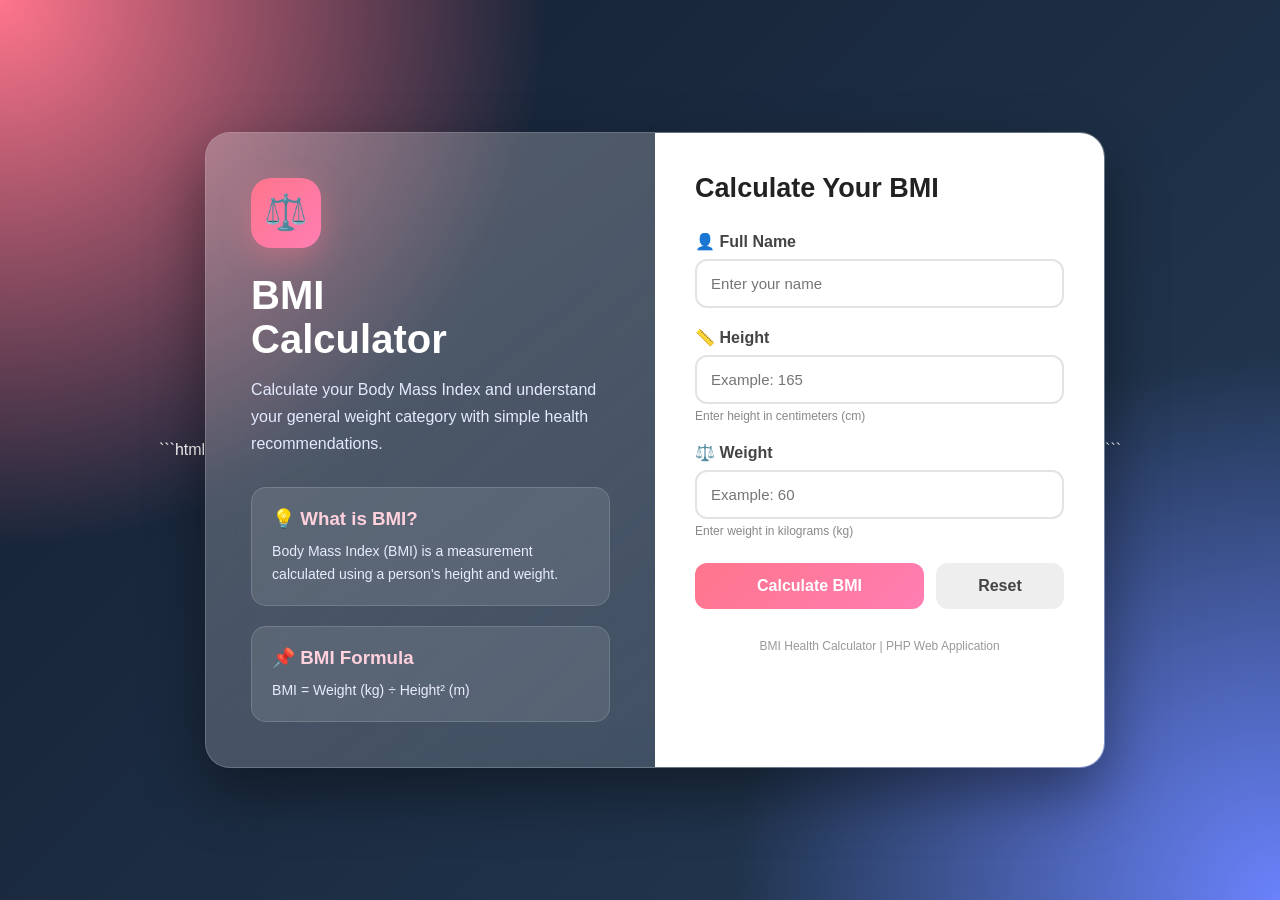
<file: BMI Calculator/index.html>
```html
<!DOCTYPE html>
<html lang="en">
<head>
    <meta charset="UTF-8">
    <meta name="viewport" content="width=device-width, initial-scale=1.0">

    <title>BMI Health Calculator</title>

    <link rel="stylesheet" href="style.css">
</head>

<body>

    <div class="main-container">

        <!-- Left Section -->
        <div class="left-section">

            <div class="logo">
                ⚖️
            </div>

            <h1>BMI<br>Calculator</h1>

            <p class="subtitle">
                Calculate your Body Mass Index and understand
                your general weight category with simple
                health recommendations.
            </p>

            <div class="info-box">
                <h3>💡 What is BMI?</h3>

                <p>
                    Body Mass Index (BMI) is a measurement
                    calculated using a person's height and weight.
                </p>
            </div>

            <div class="info-box">
                <h3>📌 BMI Formula</h3>

                <p>
                    BMI = Weight (kg) ÷ Height² (m)
                </p>
            </div>

        </div>


        <!-- Right Section -->
        <div class="right-section">

            <h2>Calculate Your BMI</h2>

            <form action="calculate.php" method="POST">

                <div class="input-group">

                    <label for="name">
                        👤 Full Name
                    </label>

                    <input
                        type="text"
                        id="name"
                        name="name"
                        placeholder="Enter your name"
                        required
                    >

                </div>


                <div class="input-group">

                    <label for="height">
                        📏 Height
                    </label>

                    <input
                        type="number"
                        id="height"
                        name="height"
                        placeholder="Example: 165"
                        step="0.1"
                        min="1"
                        required
                    >

                    <small>
                        Enter height in centimeters (cm)
                    </small>

                </div>


                <div class="input-group">

                    <label for="weight">
                        ⚖️ Weight
                    </label>

                    <input
                        type="number"
                        id="weight"
                        name="weight"
                        placeholder="Example: 60"
                        step="0.1"
                        min="1"
                        required
                    >

                    <small>
                        Enter weight in kilograms (kg)
                    </small>

                </div>


                <div class="button-group">

                    <button type="submit">
                        Calculate BMI
                    </button>

                    <button type="reset" class="reset-btn">
                        Reset
                    </button>

                </div>

            </form>


            <div class="footer">
                BMI Health Calculator | PHP Web Application
            </div>

        </div>

    </div>

</body>
</html>
```
</file>
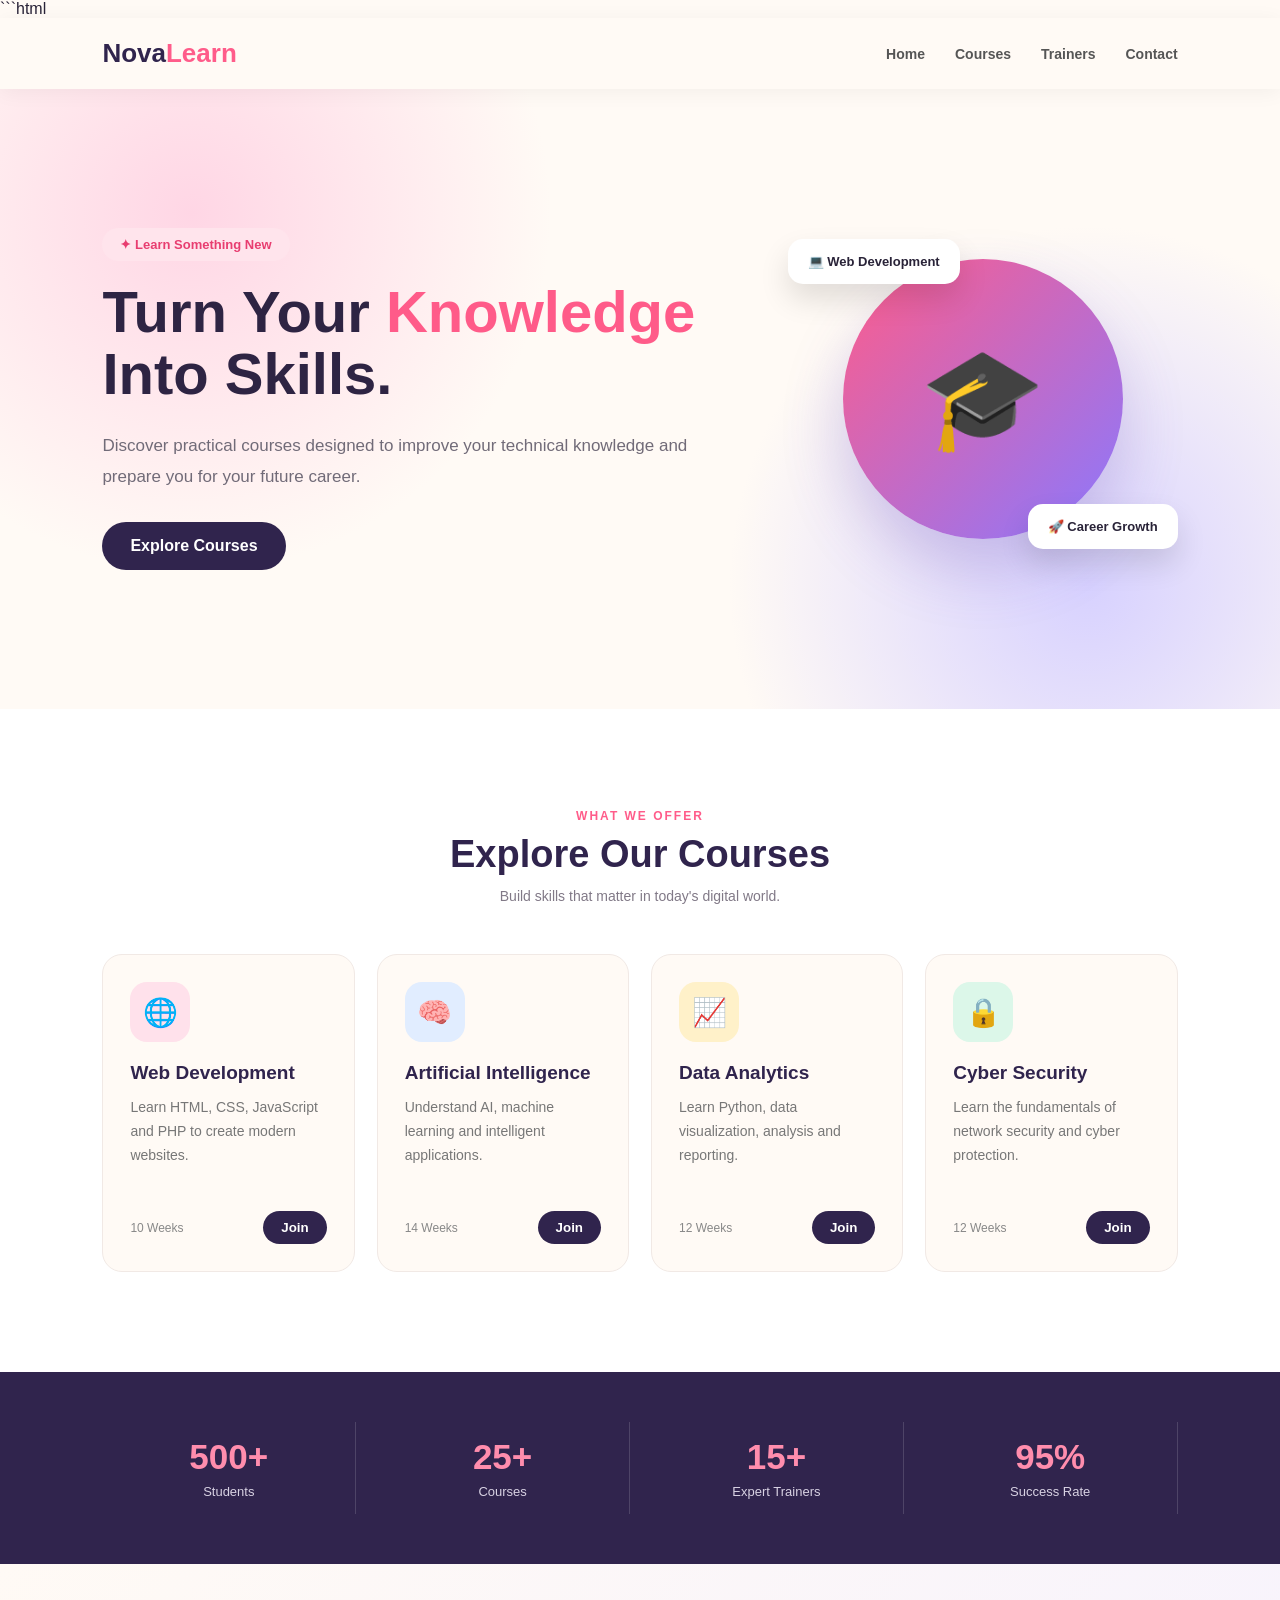
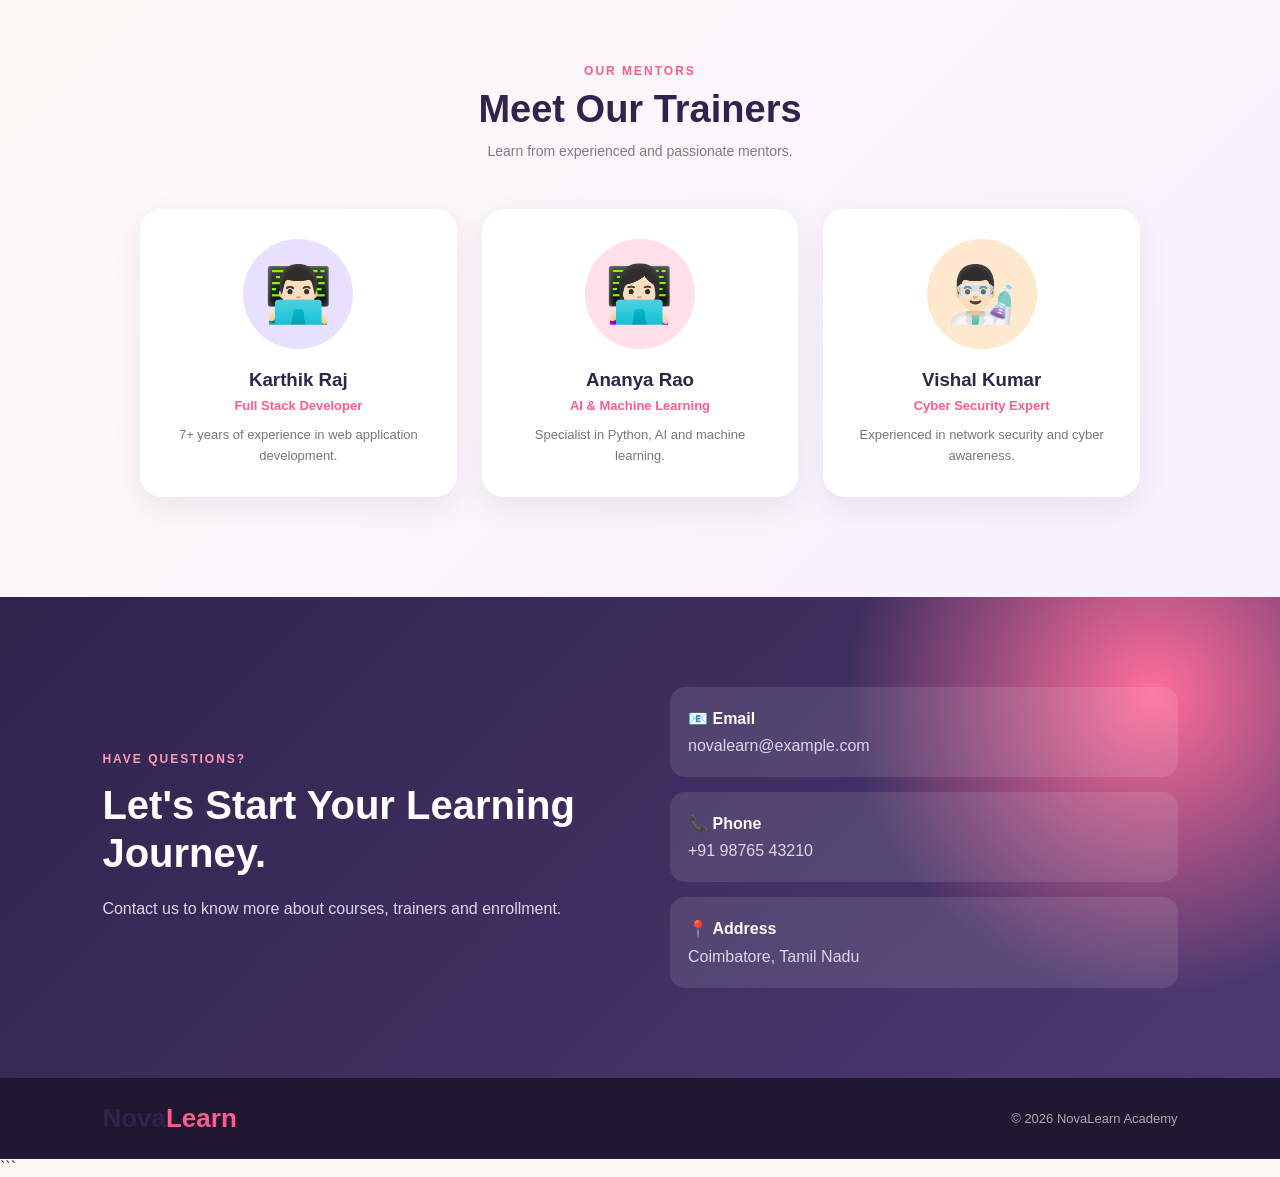
<file: Course Information Webpage/index.html>
```html
<!DOCTYPE html>
<html lang="en">

<head>
    <meta charset="UTF-8">

    <meta name="viewport"
          content="width=device-width, initial-scale=1.0">

    <title>NovaLearn Academy</title>

    <link rel="stylesheet"
          href="style.css">
</head>

<body>

    <!-- Navigation -->

    <nav class="navbar">

        <div class="brand">
            Nova<span>Learn</span>
        </div>

        <div class="menu">

            <a href="#home">Home</a>

            <a href="#courses">Courses</a>

            <a href="#trainers">Trainers</a>

            <a href="#contact">Contact</a>

        </div>

    </nav>


    <!-- Hero Section -->

    <section id="home" class="hero">

        <div class="hero-text">

            <div class="badge">
                ✦ Learn Something New
            </div>

            <h1>
                Turn Your
                <span>Knowledge</span>
                Into Skills.
            </h1>

            <p>
                Discover practical courses designed to
                improve your technical knowledge and
                prepare you for your future career.
            </p>

            <a href="#courses"
               class="main-button">
                Explore Courses
            </a>

        </div>


        <div class="hero-visual">

            <div class="floating-card card-one">
                💻 Web Development
            </div>

            <div class="big-circle">
                🎓
            </div>

            <div class="floating-card card-two">
                🚀 Career Growth
            </div>

        </div>

    </section>


    <!-- Courses -->

    <section id="courses"
             class="courses-section">

        <div class="title">

            <p>WHAT WE OFFER</p>

            <h2>Explore Our Courses</h2>

            <span>
                Build skills that matter in today's digital world.
            </span>

        </div>


        <div class="course-grid">


            <!-- Course 1 -->

            <div class="course">

                <div class="icon pink">
                    🌐
                </div>

                <h3>
                    Web Development
                </h3>

                <p>
                    Learn HTML, CSS, JavaScript and
                    PHP to create modern websites.
                </p>

                <div class="course-bottom">

                    <span>
                        10 Weeks
                    </span>

                    <button
                        onclick="courseAlert('Web Development')">
                        Join
                    </button>

                </div>

            </div>


            <!-- Course 2 -->

            <div class="course">

                <div class="icon blue">
                    🧠
                </div>

                <h3>
                    Artificial Intelligence
                </h3>

                <p>
                    Understand AI, machine learning
                    and intelligent applications.
                </p>

                <div class="course-bottom">

                    <span>
                        14 Weeks
                    </span>

                    <button
                        onclick="courseAlert('Artificial Intelligence')">
                        Join
                    </button>

                </div>

            </div>


            <!-- Course 3 -->

            <div class="course">

                <div class="icon yellow">
                    📈
                </div>

                <h3>
                    Data Analytics
                </h3>

                <p>
                    Learn Python, data visualization,
                    analysis and reporting.
                </p>

                <div class="course-bottom">

                    <span>
                        12 Weeks
                    </span>

                    <button
                        onclick="courseAlert('Data Analytics')">
                        Join
                    </button>

                </div>

            </div>


            <!-- Course 4 -->

            <div class="course">

                <div class="icon green">
                    🔒
                </div>

                <h3>
                    Cyber Security
                </h3>

                <p>
                    Learn the fundamentals of network
                    security and cyber protection.
                </p>

                <div class="course-bottom">

                    <span>
                        12 Weeks
                    </span>

                    <button
                        onclick="courseAlert('Cyber Security')">
                        Join
                    </button>

                </div>

            </div>

        </div>

    </section>


    <!-- Statistics -->

    <section class="stats">

        <div>
            <strong>500+</strong>
            <span>Students</span>
        </div>

        <div>
            <strong>25+</strong>
            <span>Courses</span>
        </div>

        <div>
            <strong>15+</strong>
            <span>Expert Trainers</span>
        </div>

        <div>
            <strong>95%</strong>
            <span>Success Rate</span>
        </div>

    </section>


    <!-- Trainers -->

    <section id="trainers"
             class="trainer-section">

        <div class="title">

            <p>OUR MENTORS</p>

            <h2>Meet Our Trainers</h2>

            <span>
                Learn from experienced and passionate mentors.
            </span>

        </div>


        <div class="trainer-grid">


            <div class="trainer">

                <div class="trainer-image purple-bg">
                    👨🏻‍💻
                </div>

                <h3>
                    Karthik Raj
                </h3>

                <p class="position">
                    Full Stack Developer
                </p>

                <p>
                    7+ years of experience in
                    web application development.
                </p>

            </div>


            <div class="trainer">

                <div class="trainer-image pink-bg">
                    👩🏻‍💻
                </div>

                <h3>
                    Ananya Rao
                </h3>

                <p class="position">
                    AI & Machine Learning
                </p>

                <p>
                    Specialist in Python,
                    AI and machine learning.
                </p>

            </div>


            <div class="trainer">

                <div class="trainer-image orange-bg">
                    👨🏻‍🔬
                </div>

                <h3>
                    Vishal Kumar
                </h3>

                <p class="position">
                    Cyber Security Expert
                </p>

                <p>
                    Experienced in network security
                    and cyber awareness.
                </p>

            </div>

        </div>

    </section>


    <!-- Contact -->

    <section id="contact"
             class="contact">

        <div class="contact-box">

            <div>

                <p class="contact-small">
                    HAVE QUESTIONS?
                </p>

                <h2>
                    Let's Start Your
                    Learning Journey.
                </h2>

                <p>
                    Contact us to know more about
                    courses, trainers and enrollment.
                </p>

            </div>


            <div class="contact-info">

                <p>
                    📧
                    <strong>Email</strong>
                    <br>
                    novalearn@example.com
                </p>

                <p>
                    📞
                    <strong>Phone</strong>
                    <br>
                    +91 98765 43210
                </p>

                <p>
                    📍
                    <strong>Address</strong>
                    <br>
                    Coimbatore, Tamil Nadu
                </p>

            </div>

        </div>

    </section>


    <!-- Footer -->

    <footer>

        <div class="brand">
            Nova<span>Learn</span>
        </div>

        <p>
            © 2026 NovaLearn Academy
        </p>

    </footer>


    <script src="script.js"></script>

</body>

</html>
```
</file>
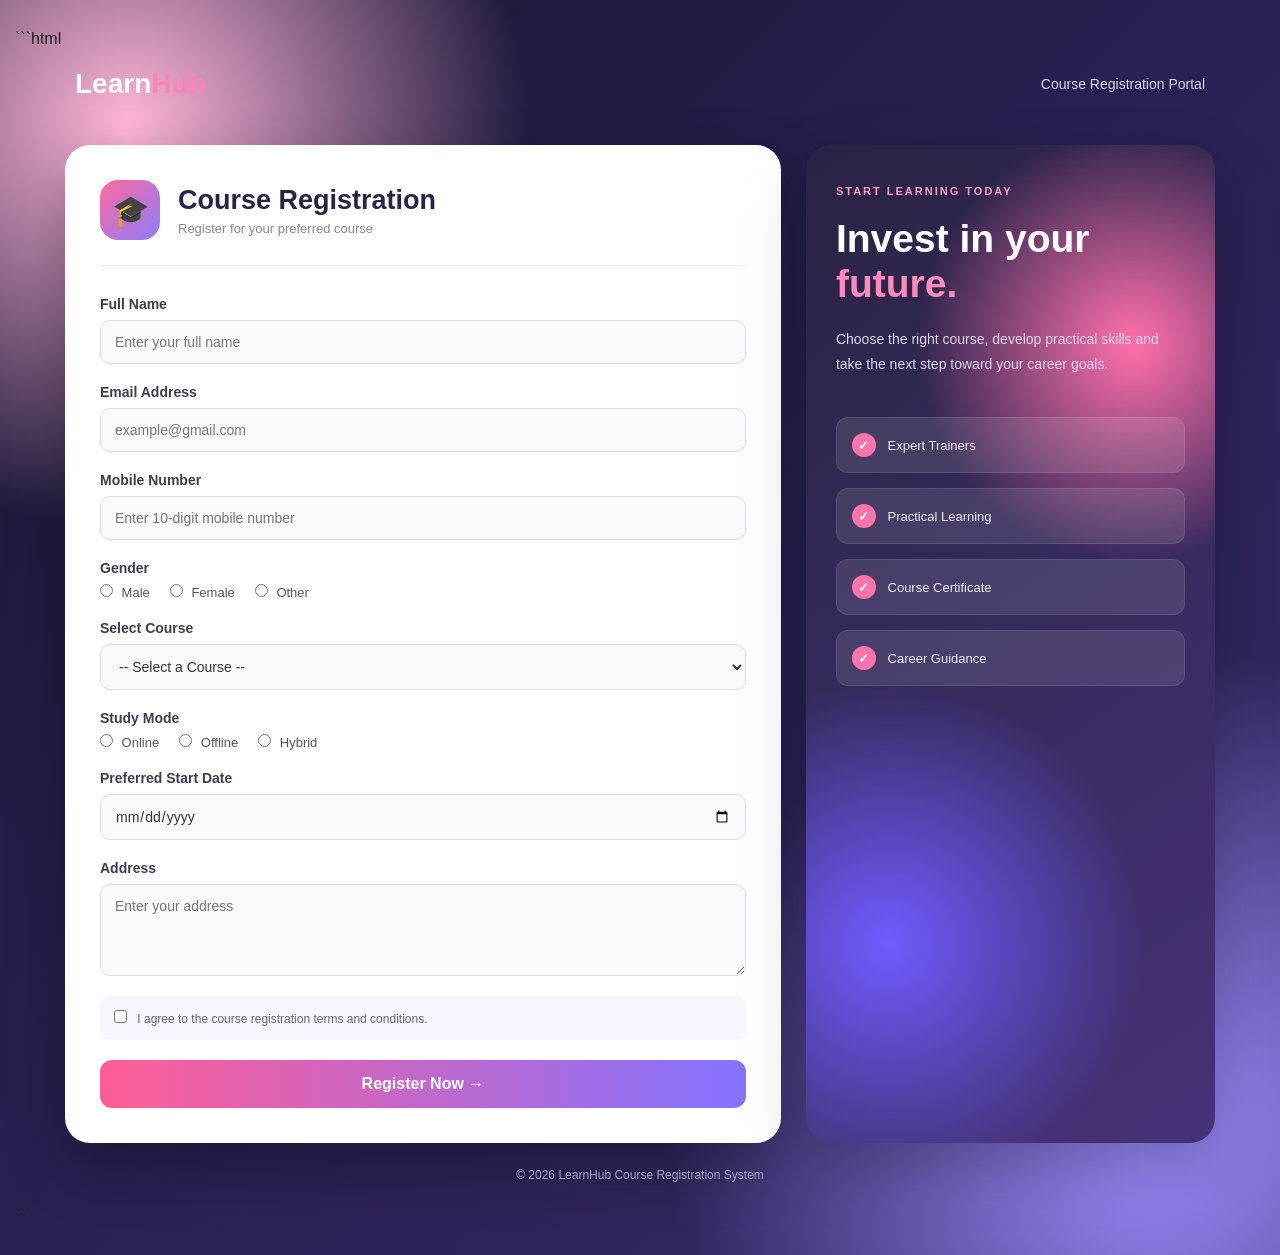
<file: Course Registration System/index.html>
```html
<!DOCTYPE html>
<html lang="en">

<head>

    <meta charset="UTF-8">

    <meta name="viewport"
          content="width=device-width, initial-scale=1.0">

    <title>Course Registration</title>

    <link rel="stylesheet"
          href="style.css">

</head>

<body>

    <div class="page">

        <!-- Header -->

        <header>

            <div class="logo">
                Learn<span>Hub</span>
            </div>

            <p>
                Course Registration Portal
            </p>

        </header>


        <!-- Registration Form -->

        <main>

            <div class="form-card">

                <div class="form-title">

                    <div class="icon">
                        🎓
                    </div>

                    <div>
                        <h1>
                            Course Registration
                        </h1>

                        <p>
                            Register for your preferred course
                        </p>
                    </div>

                </div>


                <form action="register.php"
                      method="POST">


                    <!-- Student Name -->

                    <div class="input-group">

                        <label for="name">
                            Full Name
                        </label>

                        <input
                            type="text"
                            id="name"
                            name="name"
                            placeholder="Enter your full name"
                            required
                        >

                    </div>


                    <!-- Email -->

                    <div class="input-group">

                        <label for="email">
                            Email Address
                        </label>

                        <input
                            type="email"
                            id="email"
                            name="email"
                            placeholder="example@gmail.com"
                            required
                        >

                    </div>


                    <!-- Phone -->

                    <div class="input-group">

                        <label for="phone">
                            Mobile Number
                        </label>

                        <input
                            type="tel"
                            id="phone"
                            name="phone"
                            placeholder="Enter 10-digit mobile number"
                            pattern="[0-9]{10}"
                            required
                        >

                    </div>


                    <!-- Gender -->

                    <div class="input-group">

                        <label>
                            Gender
                        </label>

                        <div class="radio-group">

                            <label>
                                <input
                                    type="radio"
                                    name="gender"
                                    value="Male"
                                    required
                                >
                                Male
                            </label>

                            <label>
                                <input
                                    type="radio"
                                    name="gender"
                                    value="Female"
                                >
                                Female
                            </label>

                            <label>
                                <input
                                    type="radio"
                                    name="gender"
                                    value="Other"
                                >
                                Other
                            </label>

                        </div>

                    </div>


                    <!-- Course -->

                    <div class="input-group">

                        <label for="course">
                            Select Course
                        </label>

                        <select
                            id="course"
                            name="course"
                            required
                        >

                            <option value="">
                                -- Select a Course --
                            </option>

                            <option value="Full Stack Web Development">
                                Full Stack Web Development
                            </option>

                            <option value="Artificial Intelligence">
                                Artificial Intelligence
                            </option>

                            <option value="Data Science">
                                Data Science
                            </option>

                            <option value="Cyber Security">
                                Cyber Security
                            </option>

                            <option value="Cloud Computing">
                                Cloud Computing
                            </option>

                        </select>

                    </div>


                    <!-- Study Mode -->

                    <div class="input-group">

                        <label>
                            Study Mode
                        </label>

                        <div class="radio-group">

                            <label>
                                <input
                                    type="radio"
                                    name="mode"
                                    value="Online"
                                    required
                                >
                                Online
                            </label>

                            <label>
                                <input
                                    type="radio"
                                    name="mode"
                                    value="Offline"
                                >
                                Offline
                            </label>

                            <label>
                                <input
                                    type="radio"
                                    name="mode"
                                    value="Hybrid"
                                >
                                Hybrid
                            </label>

                        </div>

                    </div>


                    <!-- Date -->

                    <div class="input-group">

                        <label for="date">
                            Preferred Start Date
                        </label>

                        <input
                            type="date"
                            id="date"
                            name="date"
                            required
                        >

                    </div>


                    <!-- Address -->

                    <div class="input-group">

                        <label for="address">
                            Address
                        </label>

                        <textarea
                            id="address"
                            name="address"
                            rows="4"
                            placeholder="Enter your address"
                            required
                        ></textarea>

                    </div>


                    <!-- Terms -->

                    <div class="terms">

                        <label>

                            <input
                                type="checkbox"
                                name="terms"
                                value="Accepted"
                                required
                            >

                            I agree to the course registration
                            terms and conditions.

                        </label>

                    </div>


                    <!-- Submit -->

                    <button type="submit"
                            class="register-btn">

                        Register Now →

                    </button>

                </form>

            </div>


            <!-- Information Card -->

            <div class="info-card">

                <div class="info-content">

                    <span class="small-heading">
                        START LEARNING TODAY
                    </span>

                    <h2>
                        Invest in your
                        <span>future.</span>
                    </h2>

                    <p>
                        Choose the right course, develop
                        practical skills and take the next
                        step toward your career goals.
                    </p>

                </div>


                <div class="benefits">

                    <div>
                        <strong>✓</strong>
                        Expert Trainers
                    </div>

                    <div>
                        <strong>✓</strong>
                        Practical Learning
                    </div>

                    <div>
                        <strong>✓</strong>
                        Course Certificate
                    </div>

                    <div>
                        <strong>✓</strong>
                        Career Guidance
                    </div>

                </div>

            </div>

        </main>


        <footer>

            © 2026 LearnHub Course Registration System

        </footer>

    </div>

</body>

</html>
```
</file>
<file: BMI Calculator/style.css>
* {
    margin: 0;
    padding: 0;
    box-sizing: border-box;
    font-family: "Segoe UI", Arial, sans-serif;
}

body {
    min-height: 100vh;

    display: flex;
    justify-content: center;
    align-items: center;

    padding: 30px;

    /* Stylish different background */
    background:
        radial-gradient(
            circle at top left,
            #ff758c,
            transparent 35%
        ),
        radial-gradient(
            circle at bottom right,
            #6a82fb,
            transparent 35%
        ),
        linear-gradient(
            135deg,
            #141e30,
            #243b55
        );

    color: white;
}


/* Main Container */

.main-container {
    width: 900px;
    max-width: 100%;

    display: grid;
    grid-template-columns: 1fr 1fr;

    background: rgba(255, 255, 255, 0.12);

    backdrop-filter: blur(20px);

    border: 1px solid rgba(255, 255, 255, 0.25);

    border-radius: 25px;

    overflow: hidden;

    box-shadow:
        0 25px 60px rgba(0, 0, 0, 0.4);
}


/* LEFT SECTION */

.left-section {
    padding: 45px;

    background:
        linear-gradient(
            145deg,
            rgba(255, 255, 255, 0.16),
            rgba(255, 255, 255, 0.04)
        );
}

.logo {
    width: 70px;
    height: 70px;

    display: flex;
    justify-content: center;
    align-items: center;

    background: linear-gradient(
        135deg,
        #ff758c,
        #ff7eb3
    );

    border-radius: 20px;

    font-size: 35px;

    margin-bottom: 25px;

    box-shadow:
        0 10px 30px rgba(255, 117, 140, 0.4);
}

.left-section h1 {
    font-size: 40px;

    line-height: 1.1;

    margin-bottom: 15px;
}

.subtitle {
    color: #e4eaff;

    line-height: 1.7;

    margin-bottom: 30px;
}


/* INFORMATION BOX */

.info-box {
    padding: 20px;

    margin-top: 20px;

    border-radius: 15px;

    background: rgba(255, 255, 255, 0.1);

    border: 1px solid rgba(255, 255, 255, 0.15);
}

.info-box h3 {
    color: #ffd1dc;

    margin-bottom: 10px;
}

.info-box p {
    color: #e8ecff;

    line-height: 1.6;

    font-size: 14px;
}


/* RIGHT SECTION */

.right-section {
    padding: 40px;

    background: white;

    color: #222;
}

.right-section h2 {
    font-size: 27px;

    margin-bottom: 28px;

    color: #222;
}


/* INPUT */

.input-group {
    margin-bottom: 20px;
}

.input-group label {
    display: block;

    font-weight: 600;

    margin-bottom: 8px;

    color: #444;
}

.input-group input {
    width: 100%;

    padding: 14px;

    border: 2px solid #e3e3e3;

    border-radius: 12px;

    font-size: 15px;

    outline: none;

    transition: 0.3s;
}

.input-group input:focus {
    border-color: #ff758c;

    box-shadow:
        0 0 0 4px rgba(255, 117, 140, 0.12);
}

.input-group small {
    display: block;

    margin-top: 5px;

    color: #888;

    font-size: 12px;
}


/* BUTTONS */

.button-group {
    display: flex;

    gap: 12px;

    margin-top: 25px;
}

.button-group button {
    flex: 1;

    padding: 14px;

    border: none;

    border-radius: 12px;

    background:
        linear-gradient(
            135deg,
            #ff758c,
            #ff7eb3
        );

    color: white;

    font-size: 16px;

    font-weight: bold;

    cursor: pointer;

    transition: 0.3s;
}

.button-group button:hover {
    transform: translateY(-3px);

    box-shadow:
        0 10px 25px rgba(255, 117, 140, 0.35);
}

.button-group .reset-btn {
    flex: 0.5;

    background: #eeeeee;

    color: #444;
}

.button-group .reset-btn:hover {
    background: #dddddd;

    box-shadow: none;
}


/* FOOTER */

.footer {
    text-align: center;

    margin-top: 30px;

    color: #999;

    font-size: 12px;
}


/* MOBILE RESPONSIVE */

@media (max-width: 750px) {

    .main-container {
        grid-template-columns: 1fr;
    }

    .left-section {
        padding: 30px;
    }

    .right-section {
        padding: 30px;
    }

    .left-section h1 {
        font-size: 32px;
    }
}

@media (max-width: 450px) {

    .button-group {
        flex-direction: column;
    }

    .button-group .reset-btn {
        flex: 1;
    }
}
</file>
<file: Course Information Webpage/style.css>
* {
    margin: 0;
    padding: 0;
    box-sizing: border-box;

    font-family:
        Arial,
        Helvetica,
        sans-serif;
}

html {
    scroll-behavior: smooth;
}

body {
    background: #fffaf5;
    color: #292338;
}


/* =========================
   NAVIGATION
========================= */

.navbar {

    width: 100%;

    padding: 20px 8%;

    display: flex;

    justify-content: space-between;

    align-items: center;

    background: #fffaf5;

    position: sticky;

    top: 0;

    z-index: 1000;

    box-shadow:
        0 3px 20px rgba(0,0,0,0.05);
}

.brand {

    font-size: 26px;

    font-weight: 800;

    color: #30244d;
}

.brand span {
    color: #ff5c8a;
}

.menu {

    display: flex;

    gap: 30px;
}

.menu a {

    text-decoration: none;

    color: #555;

    font-size: 14px;

    font-weight: 600;

    transition: 0.3s;
}

.menu a:hover {
    color: #ff5c8a;
}


/* =========================
   HERO
========================= */

.hero {

    min-height: 620px;

    padding: 80px 8%;

    display: flex;

    justify-content: space-between;

    align-items: center;

    gap: 60px;

    background:

        radial-gradient(
            circle at 15% 20%,
            #ffd6e5,
            transparent 30%
        ),

        radial-gradient(
            circle at 85% 80%,
            #d7d1ff,
            transparent 30%
        ),

        #fffaf5;
}

.hero-text {

    max-width: 600px;
}

.badge {

    display: inline-block;

    padding: 9px 18px;

    border-radius: 30px;

    background: #ffe4ec;

    color: #e83d70;

    font-size: 13px;

    font-weight: bold;

    margin-bottom: 20px;
}

.hero h1 {

    font-size: 58px;

    line-height: 1.08;

    color: #2e2443;

    margin-bottom: 25px;
}

.hero h1 span {

    color: #ff5b89;
}

.hero-text > p {

    font-size: 17px;

    line-height: 1.8;

    color: #716b78;

    margin-bottom: 30px;
}

.main-button {

    display: inline-block;

    padding: 15px 28px;

    background: #30244d;

    color: white;

    text-decoration: none;

    border-radius: 30px;

    font-weight: bold;

    transition: 0.3s;
}

.main-button:hover {

    background: #ff5c8a;

    transform: translateY(-3px);
}


/* HERO VISUAL */

.hero-visual {

    width: 390px;

    height: 390px;

    position: relative;

    display: flex;

    justify-content: center;

    align-items: center;
}

.big-circle {

    width: 280px;

    height: 280px;

    display: flex;

    justify-content: center;

    align-items: center;

    border-radius: 50%;

    font-size: 100px;

    background:

        linear-gradient(
            135deg,
            #ff5c8a,
            #8a78ff
        );

    box-shadow:
        0 30px 60px rgba(109,76,180,0.25);
}

.floating-card {

    position: absolute;

    padding: 15px 20px;

    background: white;

    border-radius: 15px;

    box-shadow:
        0 15px 30px rgba(0,0,0,0.12);

    font-size: 13px;

    font-weight: bold;
}

.card-one {

    top: 35px;

    left: 0;
}

.card-two {

    right: 0;

    bottom: 45px;
}


/* =========================
   TITLE
========================= */

.title {

    text-align: center;

    margin-bottom: 50px;
}

.title p {

    color: #ff5c8a;

    font-size: 12px;

    font-weight: bold;

    letter-spacing: 2px;

    margin-bottom: 10px;
}

.title h2 {

    font-size: 38px;

    color: #30244d;

    margin-bottom: 12px;
}

.title span {

    color: #817987;

    font-size: 14px;
}


/* =========================
   COURSES
========================= */

.courses-section {

    padding: 100px 8%;

    background: white;
}

.course-grid {

    max-width: 1150px;

    margin: auto;

    display: grid;

    grid-template-columns:
        repeat(4, 1fr);

    gap: 22px;
}

.course {

    padding: 27px;

    background: #fffaf5;

    border-radius: 20px;

    border: 1px solid #f1e9e5;

    transition: 0.3s;
}

.course:hover {

    transform: translateY(-8px);

    box-shadow:
        0 20px 40px rgba(45,30,70,0.1);
}

.icon {

    width: 60px;

    height: 60px;

    border-radius: 17px;

    display: flex;

    justify-content: center;

    align-items: center;

    font-size: 28px;

    margin-bottom: 20px;
}

.pink {
    background: #ffe1eb;
}

.blue {
    background: #e1edff;
}

.yellow {
    background: #fff1c9;
}

.green {
    background: #dcf7e9;
}

.course h3 {

    font-size: 19px;

    margin-bottom: 12px;

    color: #30244d;
}

.course > p {

    color: #777;

    font-size: 14px;

    line-height: 1.7;

    min-height: 95px;
}

.course-bottom {

    display: flex;

    justify-content: space-between;

    align-items: center;

    margin-top: 20px;
}

.course-bottom span {

    font-size: 12px;

    color: #888;
}

.course-bottom button {

    border: none;

    background: #30244d;

    color: white;

    padding: 9px 18px;

    border-radius: 20px;

    cursor: pointer;

    font-weight: bold;
}

.course-bottom button:hover {

    background: #ff5c8a;
}


/* =========================
   STATISTICS
========================= */

.stats {

    padding: 50px 8%;

    display: grid;

    grid-template-columns:
        repeat(4, 1fr);

    gap: 20px;

    background: #30244d;

    color: white;

    text-align: center;
}

.stats div {

    padding: 15px;

    border-right:
        1px solid rgba(255,255,255,0.15);
}

.stats strong {

    display: block;

    font-size: 35px;

    color: #ff8dad;

    margin-bottom: 7px;
}

.stats span {

    color: #d8d2e3;

    font-size: 13px;
}


/* =========================
   TRAINERS
========================= */

.trainer-section {

    padding: 100px 8%;

    background:

        linear-gradient(
            135deg,
            #fffaf5,
            #f5f1ff
        );
}

.trainer-grid {

    max-width: 1000px;

    margin: auto;

    display: grid;

    grid-template-columns:
        repeat(3, 1fr);

    gap: 25px;
}

.trainer {

    background: white;

    padding: 30px;

    border-radius: 22px;

    text-align: center;

    box-shadow:
        0 10px 30px rgba(50,40,70,0.08);

    transition: 0.3s;
}

.trainer:hover {

    transform: translateY(-7px);
}

.trainer-image {

    width: 110px;

    height: 110px;

    margin: auto auto 20px;

    border-radius: 50%;

    display: flex;

    justify-content: center;

    align-items: center;

    font-size: 55px;
}

.purple-bg {
    background: #e7e0ff;
}

.pink-bg {
    background: #ffe0ea;
}

.orange-bg {
    background: #ffe9ce;
}

.trainer h3 {

    color: #30244d;

    margin-bottom: 7px;
}

.position {

    color: #ff5c8a;

    font-size: 13px;

    font-weight: bold;

    margin-bottom: 12px;
}

.trainer > p:last-child {

    color: #777;

    font-size: 13px;

    line-height: 1.6;
}


/* =========================
   CONTACT
========================= */

.contact {

    padding: 90px 8%;

    background:

        radial-gradient(
            circle at 90% 20%,
            #ff6d9a,
            transparent 25%
        ),

        linear-gradient(
            135deg,
            #30244d,
            #4c3972
        );

    color: white;
}

.contact-box {

    max-width: 1100px;

    margin: auto;

    display: grid;

    grid-template-columns: 1fr 1fr;

    gap: 60px;

    align-items: center;
}

.contact-small {

    color: #ff9ab5;

    font-weight: bold;

    letter-spacing: 2px;

    font-size: 12px;

    margin-bottom: 15px;
}

.contact h2 {

    font-size: 40px;

    line-height: 1.2;

    margin-bottom: 18px;
}

.contact-box > div > p:last-child {

    color: #ddd6e8;

    line-height: 1.7;
}

.contact-info {

    display: grid;

    gap: 15px;
}

.contact-info p {

    padding: 18px;

    border-radius: 15px;

    background:
        rgba(255,255,255,0.1);

    color: #ddd6e8;

    line-height: 1.7;
}

.contact-info strong {

    color: white;
}


/* =========================
   FOOTER
========================= */

footer {

    padding: 25px 8%;

    background: #201832;

    color: #aaa;

    display: flex;

    justify-content: space-between;

    align-items: center;

    font-size: 13px;
}


/* =========================
   RESPONSIVE
========================= */

@media (max-width: 1000px) {

    .course-grid {

        grid-template-columns:
            repeat(2, 1fr);
    }

    .hero h1 {

        font-size: 46px;
    }
}

@media (max-width: 750px) {

    .navbar {

        flex-direction: column;

        gap: 15px;
    }

    .menu {

        gap: 15px;

        flex-wrap: wrap;

        justify-content: center;
    }

    .hero {

        flex-direction: column;

        text-align: center;
    }

    .hero-visual {

        width: 100%;

        max-width: 390px;
    }

    .trainer-grid {

        grid-template-columns: 1fr;
    }

    .contact-box {

        grid-template-columns: 1fr;
    }

    .stats {

        grid-template-columns:
            repeat(2, 1fr);
    }

    footer {

        flex-direction: column;

        gap: 10px;
    }
}

@media (max-width: 500px) {

    .course-grid {

        grid-template-columns: 1fr;
    }

    .hero h1 {

        font-size: 38px;
    }

    .big-circle {

        width: 220px;

        height: 220px;

        font-size: 75px;
    }

    .hero-visual {

        height: 300px;
    }

    .stats {

        grid-template-columns: 1fr;
    }
}
</file>
<file: Course Registration System/style.css>
* {
    margin: 0;
    padding: 0;
    box-sizing: border-box;

    font-family:
        "Segoe UI",
        Arial,
        sans-serif;
}

body {

    min-height: 100vh;

    background:

        radial-gradient(
            circle at 10% 10%,
            #ffb6d9,
            transparent 25%
        ),

        radial-gradient(
            circle at 90% 90%,
            #9c8cff,
            transparent 30%
        ),

        linear-gradient(
            135deg,
            #18152f,
            #282153,
            #3b2865
        );

    color: #222;

    padding: 30px 15px;
}


/* =========================
   PAGE
========================= */

.page {

    max-width: 1150px;

    margin: auto;
}


/* =========================
   HEADER
========================= */

header {

    display: flex;

    justify-content: space-between;

    align-items: center;

    color: white;

    padding: 20px 10px;

    margin-bottom: 25px;
}

.logo {

    font-size: 28px;

    font-weight: 800;
}

.logo span {

    color: #ff83b8;
}

header p {

    color: #d9d5e9;

    font-size: 14px;
}


/* =========================
   MAIN
========================= */

main {

    display: grid;

    grid-template-columns:
        1.4fr 0.8fr;

    gap: 25px;

    align-items: stretch;
}


/* =========================
   FORM CARD
========================= */

.form-card {

    background: white;

    border-radius: 25px;

    padding: 35px;

    box-shadow:
        0 25px 60px rgba(0,0,0,0.3);
}


/* FORM TITLE */

.form-title {

    display: flex;

    align-items: center;

    gap: 18px;

    margin-bottom: 30px;

    padding-bottom: 25px;

    border-bottom:
        1px solid #eeeeee;
}

.icon {

    width: 60px;

    height: 60px;

    display: flex;

    align-items: center;

    justify-content: center;

    border-radius: 18px;

    background:
        linear-gradient(
            135deg,
            #ff6b9d,
            #8b7cff
        );

    font-size: 30px;
}

.form-title h1 {

    color: #292344;

    font-size: 27px;

    margin-bottom: 5px;
}

.form-title p {

    color: #888;

    font-size: 13px;
}


/* =========================
   INPUTS
========================= */

.input-group {

    margin-bottom: 20px;
}

.input-group > label {

    display: block;

    color: #403b4f;

    font-size: 14px;

    font-weight: 600;

    margin-bottom: 8px;
}

.input-group input[type="text"],
.input-group input[type="email"],
.input-group input[type="tel"],
.input-group input[type="date"],
.input-group select,
.input-group textarea {

    width: 100%;

    padding: 13px 14px;

    border: 1.5px solid #dedce5;

    border-radius: 10px;

    outline: none;

    font-size: 14px;

    color: #333;

    background: #fafafd;

    transition: 0.3s;
}

.input-group input:focus,
.input-group select:focus,
.input-group textarea:focus {

    border-color: #8b7cff;

    background: white;

    box-shadow:
        0 0 0 4px rgba(139,124,255,0.1);
}

textarea {

    resize: vertical;
}


/* =========================
   RADIO
========================= */

.radio-group {

    display: flex;

    gap: 20px;

    flex-wrap: wrap;
}

.radio-group label {

    font-size: 13px;

    color: #555;

    cursor: pointer;
}

.radio-group input {

    margin-right: 5px;

    accent-color: #8b7cff;
}


/* =========================
   TERMS
========================= */

.terms {

    margin: 20px 0;

    padding: 14px;

    background: #f7f6ff;

    border-radius: 10px;

    font-size: 12px;

    color: #666;
}

.terms input {

    margin-right: 7px;

    accent-color: #8b7cff;
}


/* =========================
   BUTTON
========================= */

.register-btn {

    width: 100%;

    padding: 15px;

    border: none;

    border-radius: 12px;

    background:
        linear-gradient(
            90deg,
            #ff5d95,
            #8373ff
        );

    color: white;

    font-size: 16px;

    font-weight: bold;

    cursor: pointer;

    transition: 0.3s;
}

.register-btn:hover {

    transform: translateY(-3px);

    box-shadow:
        0 12px 25px rgba(125,104,230,0.3);
}


/* =========================
   INFORMATION CARD
========================= */

.info-card {

    position: relative;

    overflow: hidden;

    padding: 40px 30px;

    border-radius: 25px;

    color: white;

    background:

        radial-gradient(
            circle at 80% 20%,
            #ff70aa,
            transparent 25%
        ),

        radial-gradient(
            circle at 20% 80%,
            #6f5cff,
            transparent 30%
        ),

        linear-gradient(
            145deg,
            #292344,
            #463277
        );

    box-shadow:
        0 25px 60px rgba(0,0,0,0.25);
}

.info-content {

    position: relative;

    z-index: 2;
}

.small-heading {

    font-size: 11px;

    letter-spacing: 2px;

    color: #ff9fc4;

    font-weight: bold;
}

.info-card h2 {

    font-size: 39px;

    line-height: 1.15;

    margin: 20px 0;
}

.info-card h2 span {

    color: #ff8bb9;
}

.info-card p {

    color: #dcd7eb;

    line-height: 1.8;

    font-size: 14px;
}


/* BENEFITS */

.benefits {

    margin-top: 40px;

    display: grid;

    gap: 15px;
}

.benefits div {

    padding: 15px;

    border-radius: 12px;

    background:
        rgba(255,255,255,0.1);

    border:
        1px solid rgba(255,255,255,0.1);

    color: #eee;

    font-size: 13px;
}

.benefits strong {

    display: inline-flex;

    align-items: center;

    justify-content: center;

    width: 24px;

    height: 24px;

    margin-right: 8px;

    border-radius: 50%;

    background: #ff75a9;

    color: white;
}


/* =========================
   FOOTER
========================= */

footer {

    text-align: center;

    color: #aaa4bd;

    font-size: 12px;

    padding: 25px;
}


/* =========================
   RESPONSIVE
========================= */

@media (max-width: 850px) {

    main {

        grid-template-columns: 1fr;
    }

    .info-card {

        min-height: 400px;
    }
}

@media (max-width: 550px) {

    body {

        padding: 15px 10px;
    }

    header {

        flex-direction: column;

        gap: 8px;

        text-align: center;
    }

    .form-card {

        padding: 25px 20px;
    }

    .form-title h1 {

        font-size: 22px;
    }

    .radio-group {

        flex-direction: column;

        gap: 10px;
    }

    .info-card h2 {

        font-size: 32px;
    }
}
</file>
